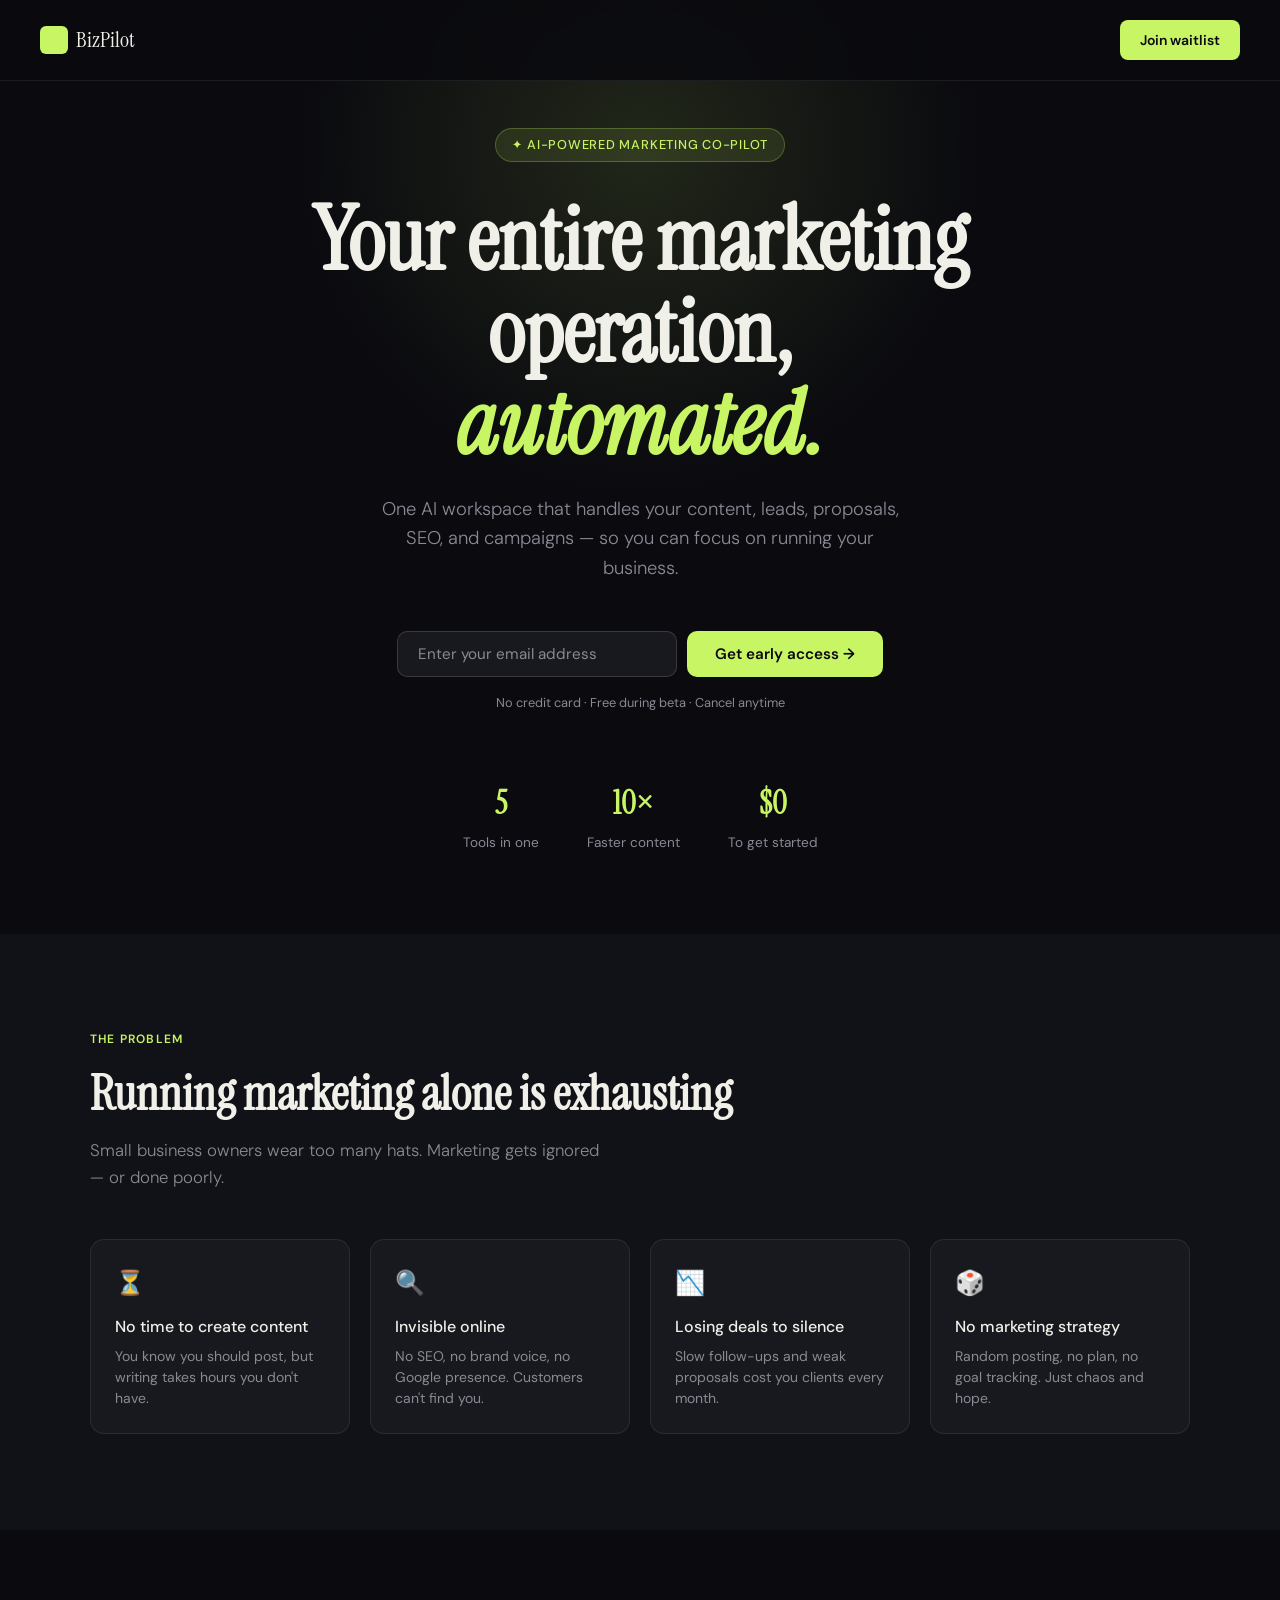
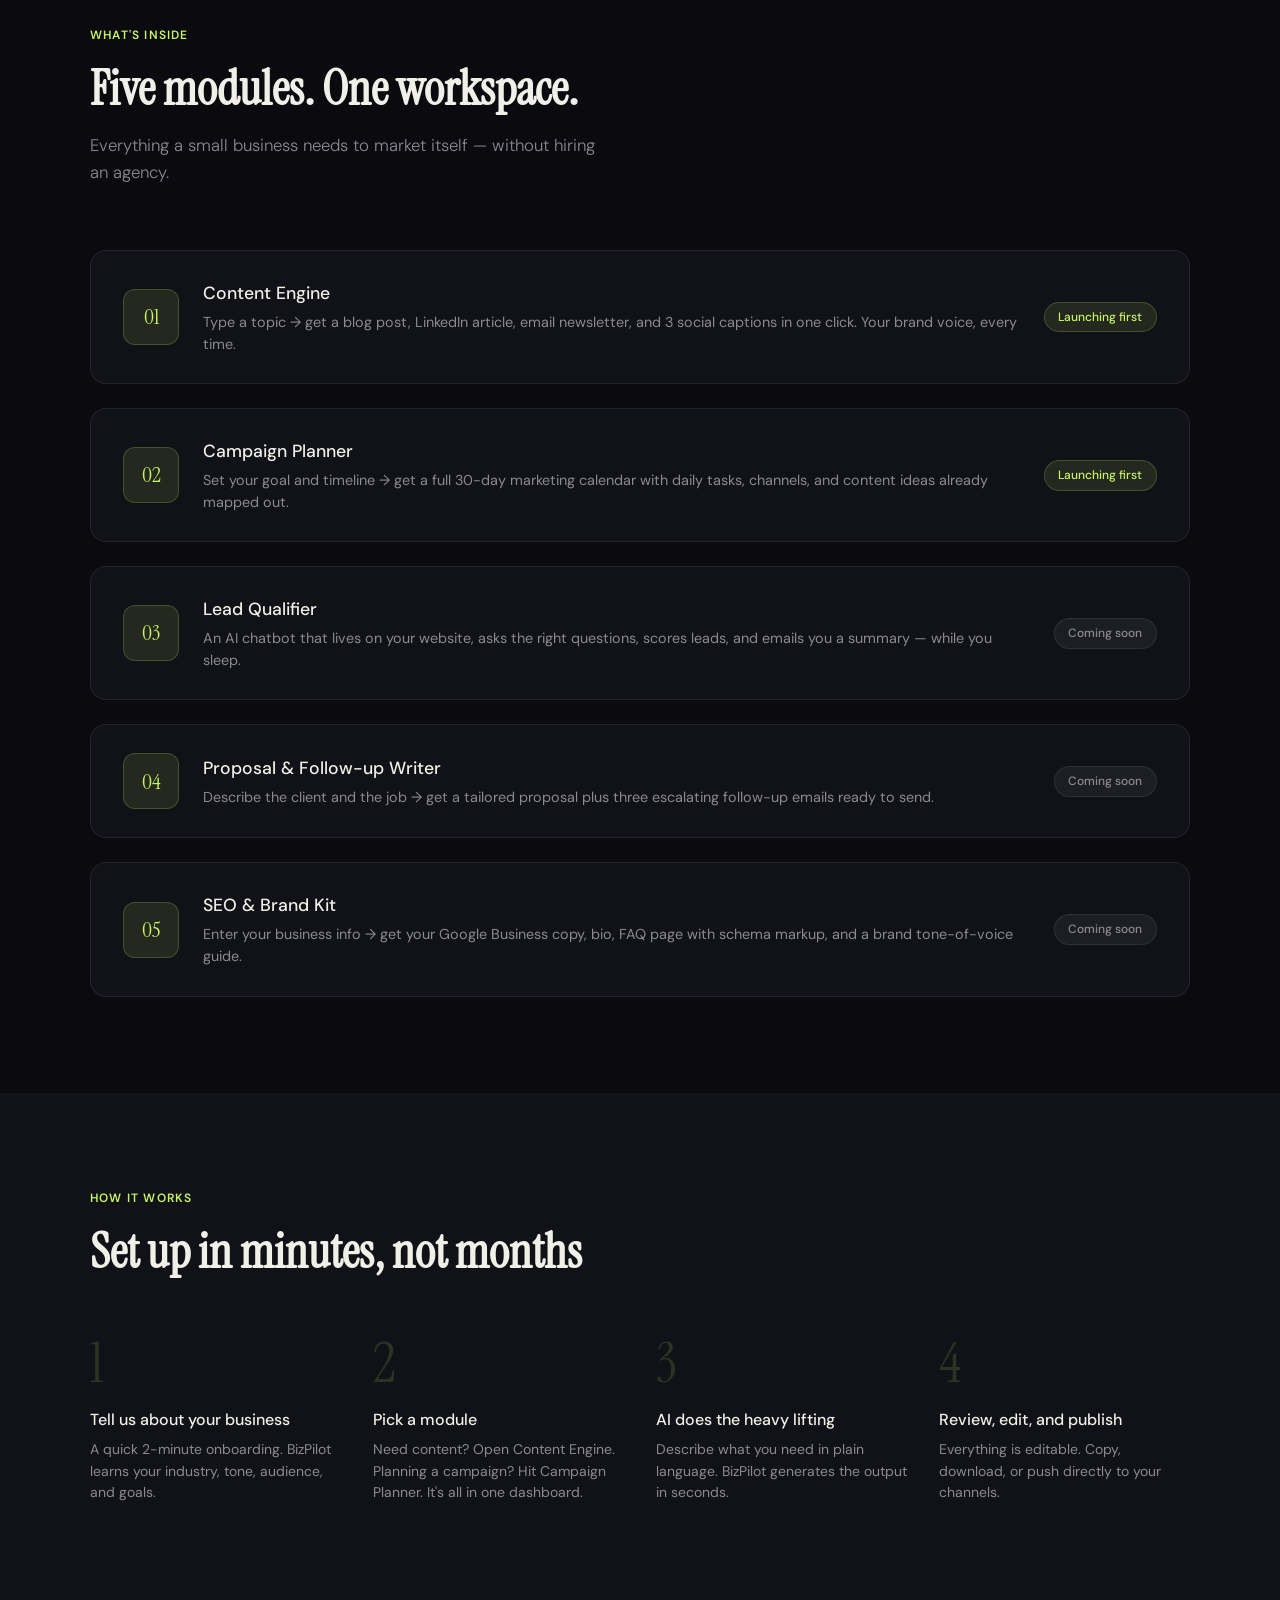
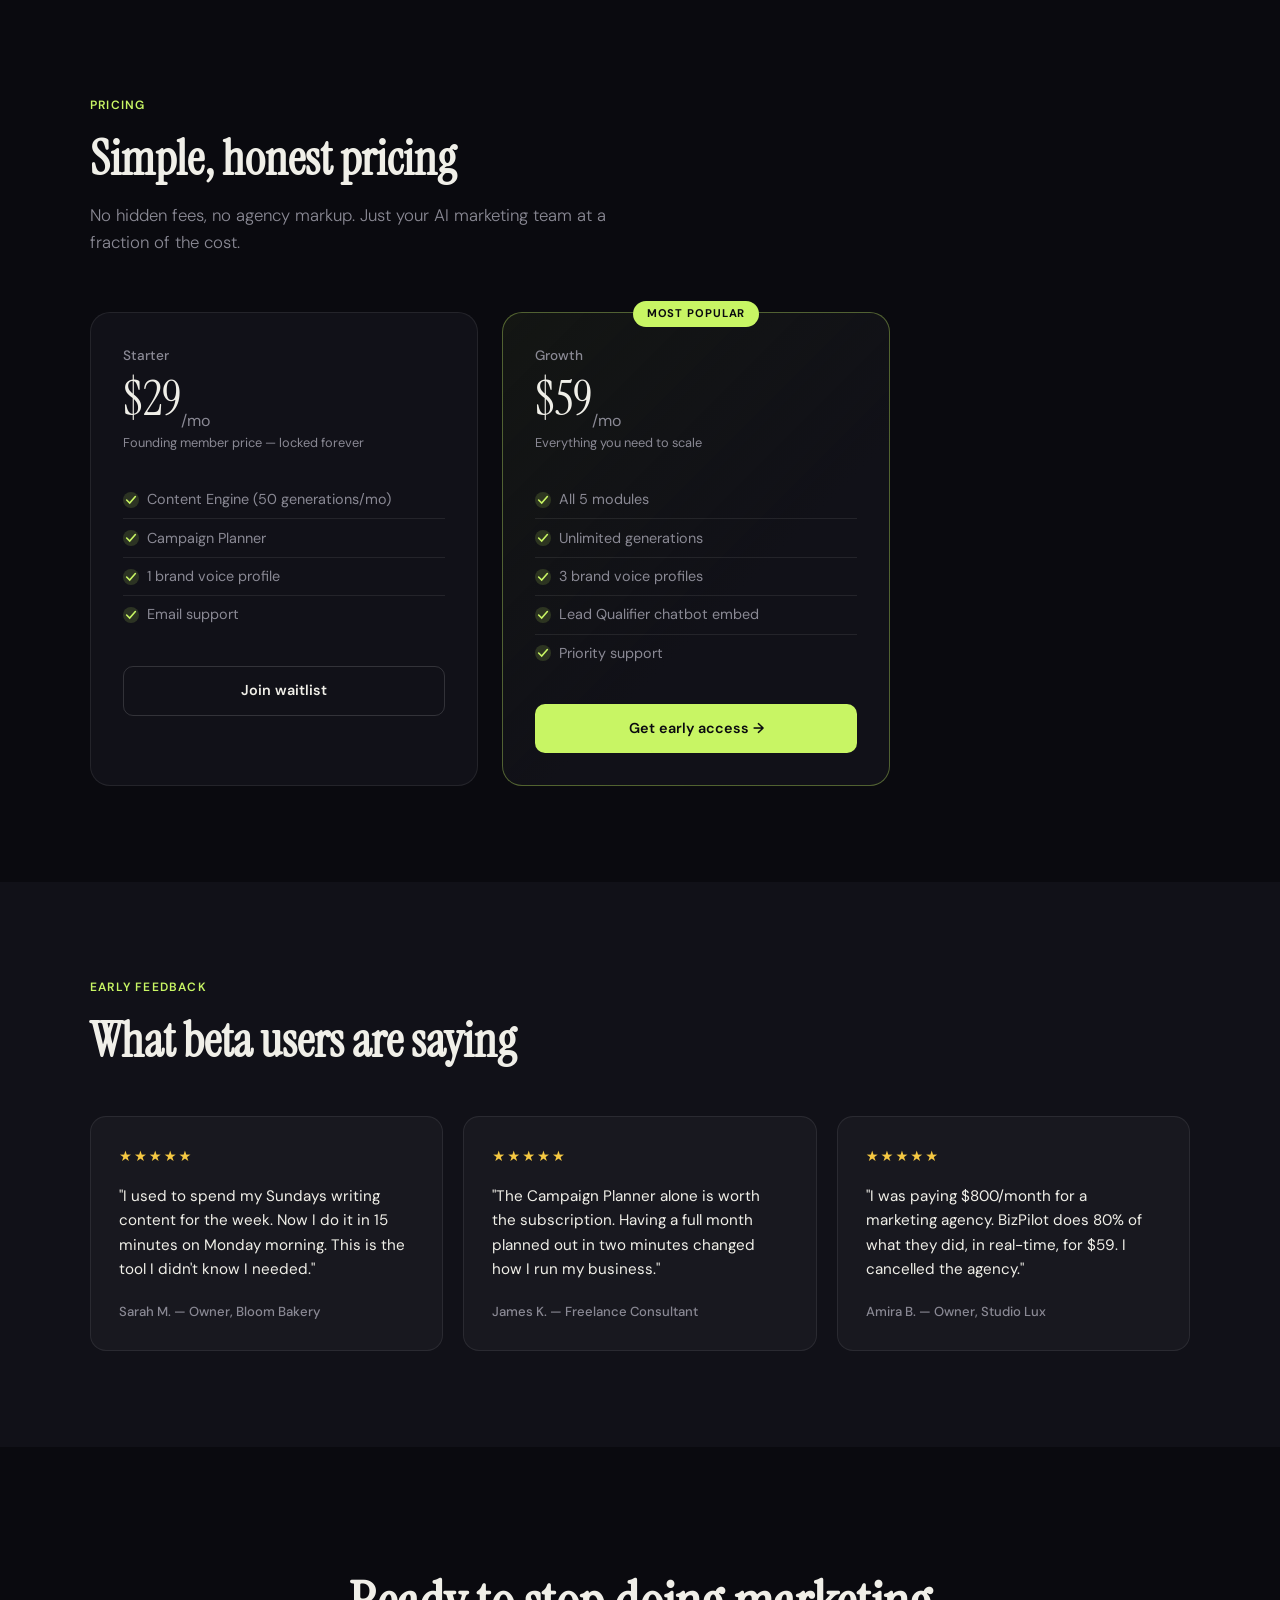
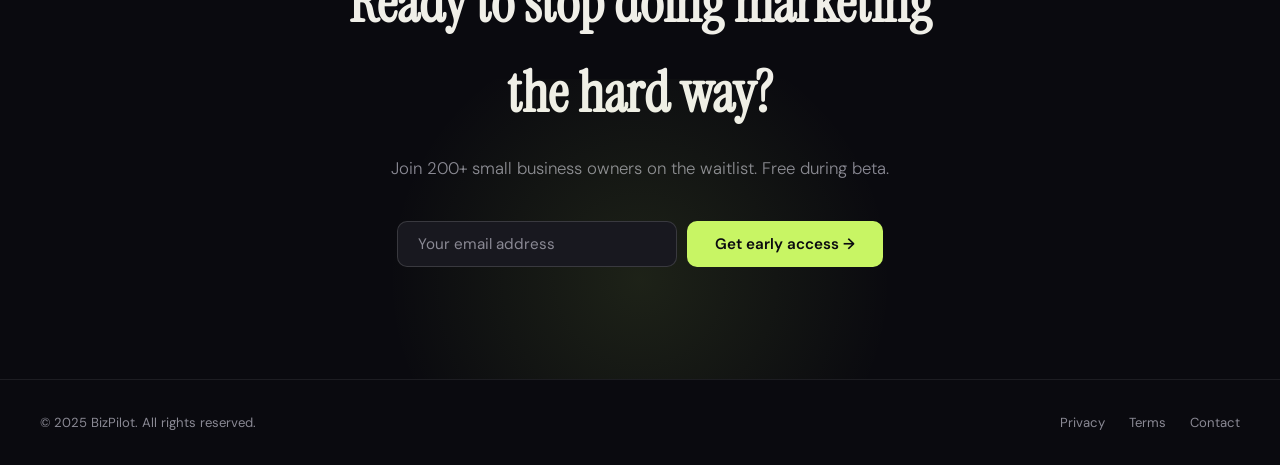
<file: index.html>
<!DOCTYPE html>
<html lang="en">
<head>
<meta charset="UTF-8" />
<meta name="viewport" content="width=device-width, initial-scale=1.0" />
<title>BizPilot — AI Marketing Co-pilot for Small Businesses</title>
<link href="https://fonts.googleapis.com/css2?family=Instrument+Serif:ital@0;1&family=DM+Sans:wght@300;400;500;600&display=swap" rel="stylesheet" />
<link rel="stylesheet" href="styles.css">
</head>
<body>

<!-- NAV -->
<nav>
  <a href="#" class="nav-logo">
    <span></span>
    BizPilot
  </a>
  <a href="#waitlist" class="nav-cta">Join waitlist</a>
</nav>

<!-- HERO -->
<section class="hero">
  <div class="hero-badge">✦ AI-Powered Marketing Co-pilot</div>
  <h1>Your entire marketing operation,<br /><em>automated.</em></h1>
  <p class="hero-sub">One AI workspace that handles your content, leads, proposals, SEO, and campaigns — so you can focus on running your business.</p>
  <form class="hero-form" id="waitlist" onsubmit="handleSubmit(event)">
    <input type="email" placeholder="Enter your email address" required id="email-input" />
    <button type="submit">Get early access →</button>
  </form>
  <p class="hero-note">No credit card · Free during beta · Cancel anytime</p>
  <div class="hero-stats">
    <div class="hero-stat"><strong>5</strong><span>Tools in one</span></div>
    <div class="hero-stat"><strong>10×</strong><span>Faster content</span></div>
    <div class="hero-stat"><strong>$0</strong><span>To get started</span></div>
  </div>
</section>

<!-- PROBLEM -->
<section class="problem">
  <div class="container">
    <p class="section-label">The problem</p>
    <h2 class="section-title">Running marketing alone is exhausting</h2>
    <p class="section-sub">Small business owners wear too many hats. Marketing gets ignored — or done poorly.</p>
    <div class="problem-grid">
      <div class="problem-card">
        <div class="icon">⏳</div>
        <h3>No time to create content</h3>
        <p>You know you should post, but writing takes hours you don't have.</p>
      </div>
      <div class="problem-card">
        <div class="icon">🔍</div>
        <h3>Invisible online</h3>
        <p>No SEO, no brand voice, no Google presence. Customers can't find you.</p>
      </div>
      <div class="problem-card">
        <div class="icon">📉</div>
        <h3>Losing deals to silence</h3>
        <p>Slow follow-ups and weak proposals cost you clients every month.</p>
      </div>
      <div class="problem-card">
        <div class="icon">🎲</div>
        <h3>No marketing strategy</h3>
        <p>Random posting, no plan, no goal tracking. Just chaos and hope.</p>
      </div>
    </div>
  </div>
</section>

<!-- MODULES -->
<section>
  <div class="container">
    <div class="modules-header">
      <p class="section-label">What's inside</p>
      <h2 class="section-title">Five modules. One workspace.</h2>
      <p class="section-sub">Everything a small business needs to market itself — without hiring an agency.</p>
    </div>
    <div class="module-list">
      <div class="module-item">
        <div class="module-num">01</div>
        <div class="module-body">
          <h3>Content Engine</h3>
          <p>Type a topic → get a blog post, LinkedIn article, email newsletter, and 3 social captions in one click. Your brand voice, every time.</p>
        </div>
        <span class="module-tag tag-ship">Launching first</span>
      </div>
      <div class="module-item">
        <div class="module-num">02</div>
        <div class="module-body">
          <h3>Campaign Planner</h3>
          <p>Set your goal and timeline → get a full 30-day marketing calendar with daily tasks, channels, and content ideas already mapped out.</p>
        </div>
        <span class="module-tag tag-ship">Launching first</span>
      </div>
      <div class="module-item">
        <div class="module-num">03</div>
        <div class="module-body">
          <h3>Lead Qualifier</h3>
          <p>An AI chatbot that lives on your website, asks the right questions, scores leads, and emails you a summary — while you sleep.</p>
        </div>
        <span class="module-tag tag-soon">Coming soon</span>
      </div>
      <div class="module-item">
        <div class="module-num">04</div>
        <div class="module-body">
          <h3>Proposal & Follow-up Writer</h3>
          <p>Describe the client and the job → get a tailored proposal plus three escalating follow-up emails ready to send.</p>
        </div>
        <span class="module-tag tag-soon">Coming soon</span>
      </div>
      <div class="module-item">
        <div class="module-num">05</div>
        <div class="module-body">
          <h3>SEO & Brand Kit</h3>
          <p>Enter your business info → get your Google Business copy, bio, FAQ page with schema markup, and a brand tone-of-voice guide.</p>
        </div>
        <span class="module-tag tag-soon">Coming soon</span>
      </div>
    </div>
  </div>
</section>

<!-- HOW IT WORKS -->
<section class="how">
  <div class="container">
    <p class="section-label">How it works</p>
    <h2 class="section-title">Set up in minutes, not months</h2>
    <div class="steps">
      <div class="step">
        <div class="step-num">1</div>
        <h3>Tell us about your business</h3>
        <p>A quick 2-minute onboarding. BizPilot learns your industry, tone, audience, and goals.</p>
      </div>
      <div class="step">
        <div class="step-num">2</div>
        <h3>Pick a module</h3>
        <p>Need content? Open Content Engine. Planning a campaign? Hit Campaign Planner. It's all in one dashboard.</p>
      </div>
      <div class="step">
        <div class="step-num">3</div>
        <h3>AI does the heavy lifting</h3>
        <p>Describe what you need in plain language. BizPilot generates the output in seconds.</p>
      </div>
      <div class="step">
        <div class="step-num">4</div>
        <h3>Review, edit, and publish</h3>
        <p>Everything is editable. Copy, download, or push directly to your channels.</p>
      </div>
    </div>
  </div>
</section>

<!-- PRICING -->
<section>
  <div class="container">
    <p class="section-label">Pricing</p>
    <h2 class="section-title">Simple, honest pricing</h2>
    <p class="section-sub">No hidden fees, no agency markup. Just your AI marketing team at a fraction of the cost.</p>
    <div class="pricing-grid">
      <div class="plan">
        <p class="plan-name">Starter</p>
        <p class="plan-price">$29<sub>/mo</sub></p>
        <p class="plan-note">Founding member price — locked forever</p>
        <ul class="plan-features">
          <li>Content Engine (50 generations/mo)</li>
          <li>Campaign Planner</li>
          <li>1 brand voice profile</li>
          <li>Email support</li>
        </ul>
        <a href="#waitlist" class="plan-btn plan-btn-outline">Join waitlist</a>
      </div>
      <div class="plan featured">
        <span class="plan-badge">Most popular</span>
        <p class="plan-name">Growth</p>
        <p class="plan-price">$59<sub>/mo</sub></p>
        <p class="plan-note">Everything you need to scale</p>
        <ul class="plan-features">
          <li>All 5 modules</li>
          <li>Unlimited generations</li>
          <li>3 brand voice profiles</li>
          <li>Lead Qualifier chatbot embed</li>
          <li>Priority support</li>
        </ul>
        <a href="#waitlist" class="plan-btn plan-btn-solid">Get early access →</a>
      </div>
    </div>
  </div>
</section>

<!-- TESTIMONIALS -->
<section class="testimonials">
  <div class="container">
    <p class="section-label">Early feedback</p>
    <h2 class="section-title">What beta users are saying</h2>
    <div class="testi-grid">
      <div class="testi-card">
        <div class="testi-stars">★★★★★</div>
        <p class="testi-quote">"I used to spend my Sundays writing content for the week. Now I do it in 15 minutes on Monday morning. This is the tool I didn't know I needed."</p>
        <p class="testi-author">Sarah M. — Owner, Bloom Bakery</p>
      </div>
      <div class="testi-card">
        <div class="testi-stars">★★★★★</div>
        <p class="testi-quote">"The Campaign Planner alone is worth the subscription. Having a full month planned out in two minutes changed how I run my business."</p>
        <p class="testi-author">James K. — Freelance Consultant</p>
      </div>
      <div class="testi-card">
        <div class="testi-stars">★★★★★</div>
        <p class="testi-quote">"I was paying $800/month for a marketing agency. BizPilot does 80% of what they did, in real-time, for $59. I cancelled the agency."</p>
        <p class="testi-author">Amira B. — Owner, Studio Lux</p>
      </div>
    </div>
  </div>
</section>

<!-- CTA -->
<section class="cta-section">
  <div class="container">
    <h2>Ready to stop doing marketing the hard way?</h2>
    <p>Join 200+ small business owners on the waitlist. Free during beta.</p>
    <form class="hero-form" style="justify-content:center;" onsubmit="handleSubmit(event)">
      <input type="email" placeholder="Your email address" required />
      <button type="submit">Get early access →</button>
    </form>
  </div>
</section>

<!-- FOOTER -->
<footer>
  <p>© 2025 BizPilot. All rights reserved.</p>
  <div style="display:flex;gap:1.5rem;">
    <a href="#">Privacy</a>
    <a href="#">Terms</a>
    <a href="mailto:hello@bizpilot.io">Contact</a>
  </div>
</footer>

<script>
  function handleSubmit(e) {
    e.preventDefault();
    const btn = e.target.querySelector('button');
    const input = e.target.querySelector('input');
    btn.textContent = '✓ You\'re on the list!';
    btn.style.background = '#86efac';
    input.value = '';
    input.placeholder = 'We\'ll be in touch soon';
    setTimeout(() => {
      btn.textContent = 'Get early access →';
      btn.style.background = '';
      input.placeholder = 'Enter your email address';
    }, 4000);
  }

  const observer = new IntersectionObserver((entries) => {
    entries.forEach(el => {
      if (el.isIntersecting) {
        el.target.style.opacity = '1';
        el.target.style.transform = 'translateY(0)';
      }
    });
  }, { threshold: 0.1 });

  document.querySelectorAll('.module-item, .problem-card, .step, .plan, .testi-card').forEach(el => {
    el.style.opacity = '0';
    el.style.transform = 'translateY(20px)';
    el.style.transition = 'opacity 0.5s ease, transform 0.5s ease';
    observer.observe(el);
  });
</script>
</body>
</html>
</file>
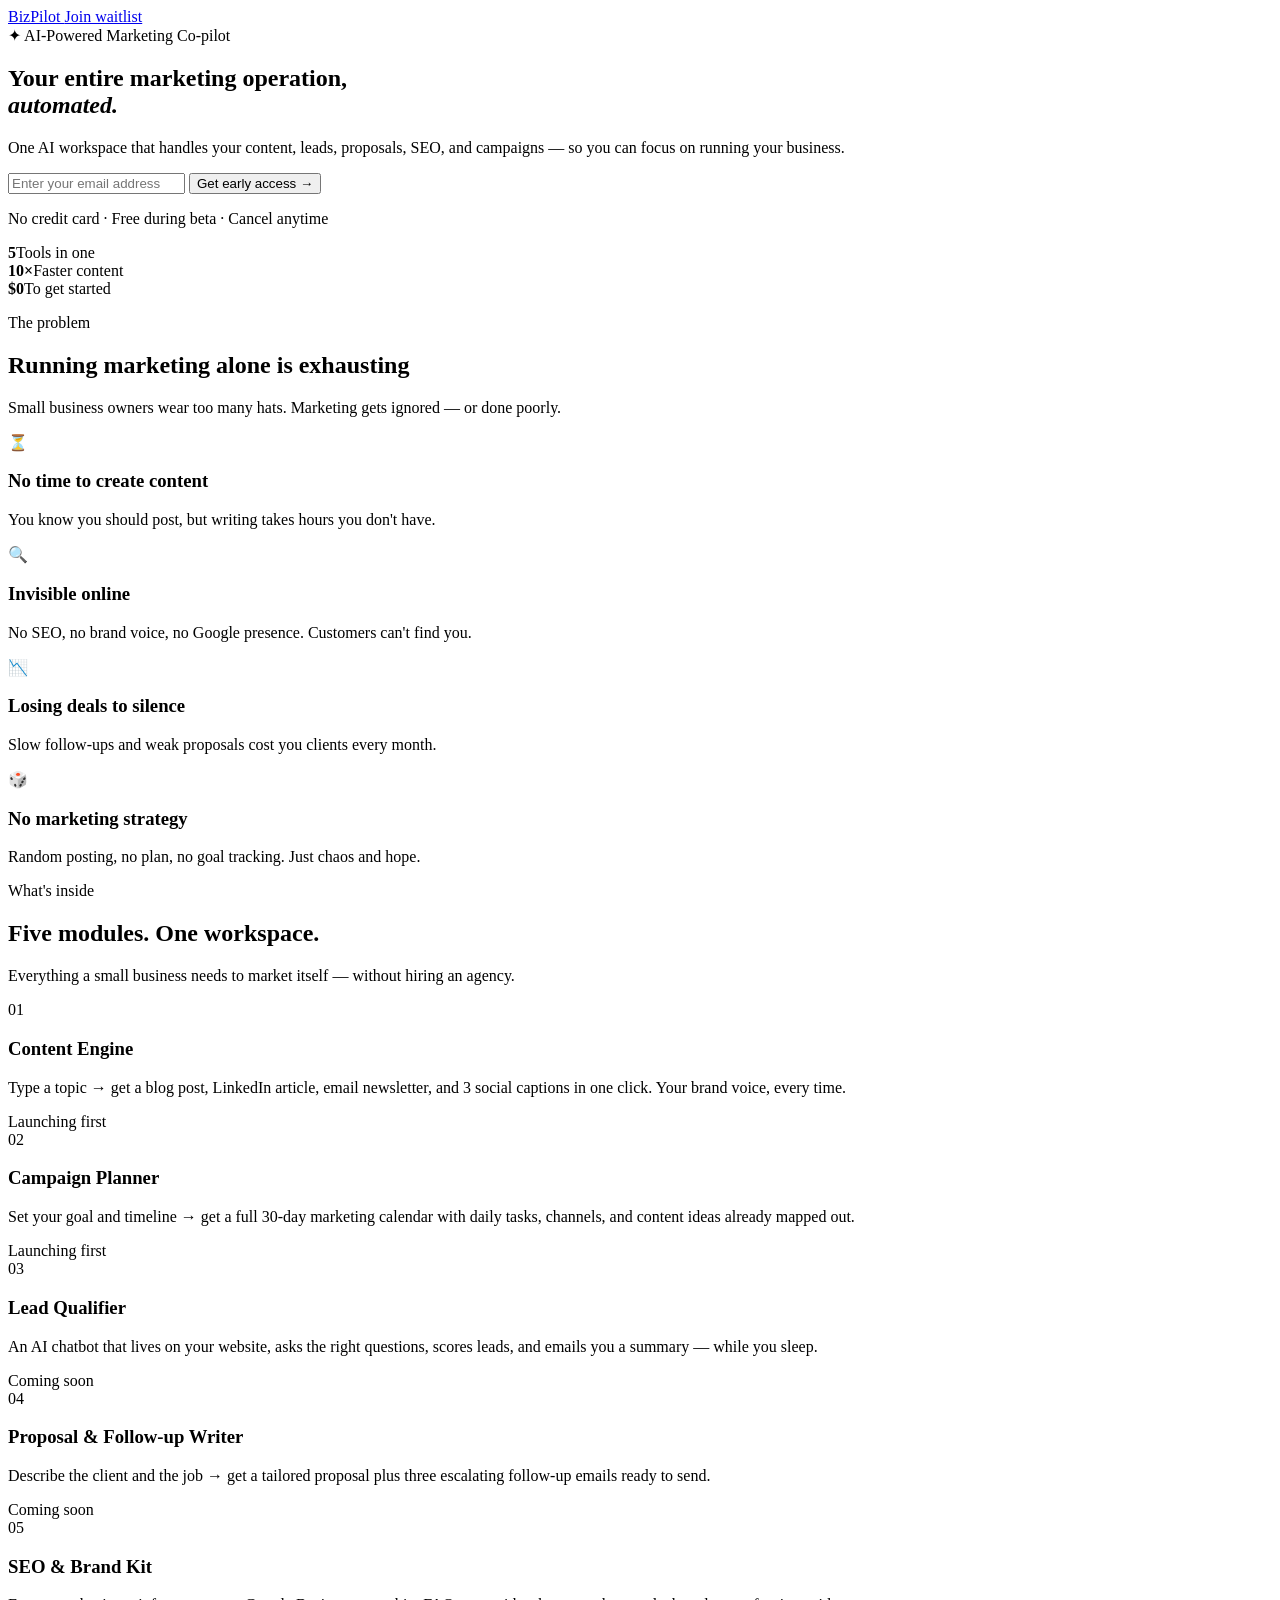
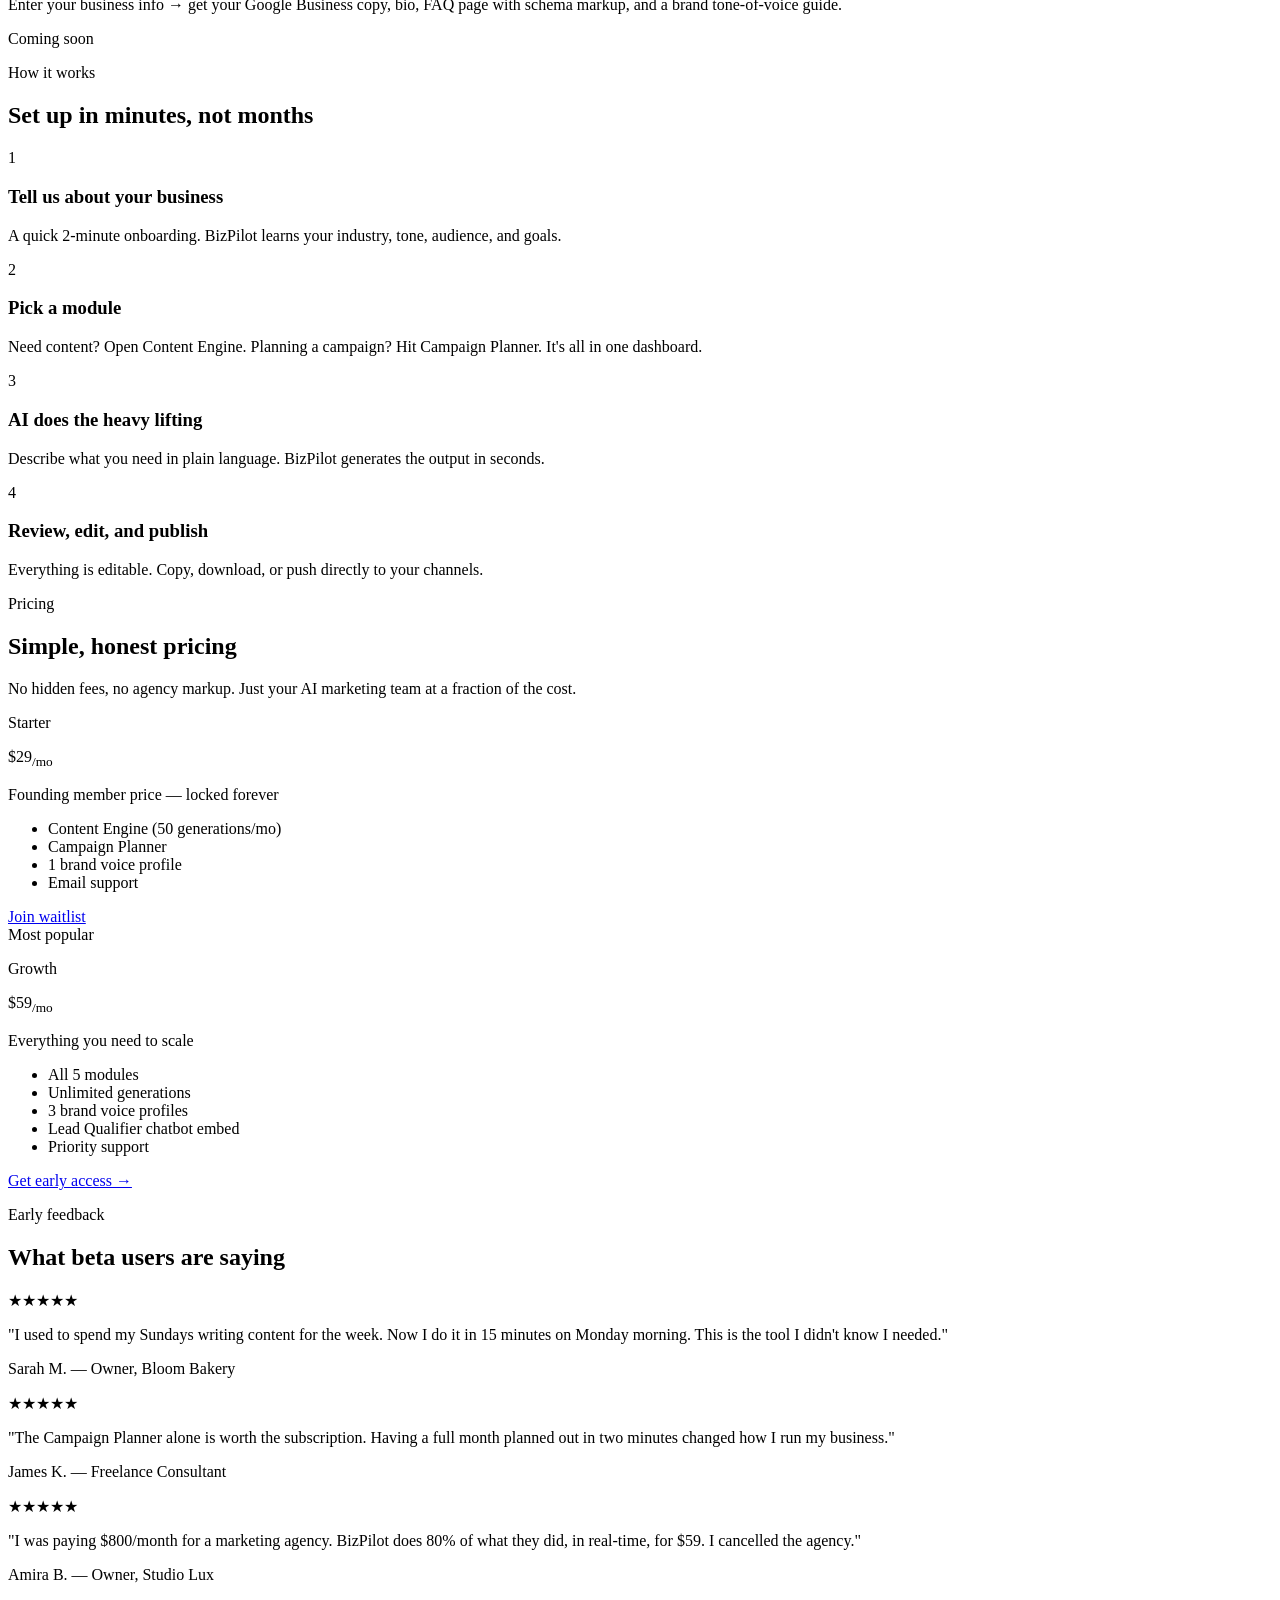
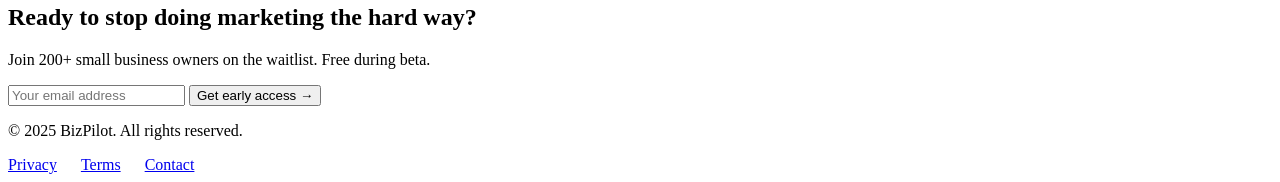
<file: landing.htm>
<!DOCTYPE html>
<html lang="en">
<head>
<meta charset="UTF-8" />
<meta name="viewport" content="width=device-width, initial-scale=1.0" />
<title>BizPilot — AI Marketing Co-pilot for Small Businesses</title>
<link href="https://fonts.googleapis.com/css2?family=Instrument+Serif:ital@0;1&family=DM+Sans:wght@300;400;500;600&display=swap" rel="stylesheet" />

</head>
<body>

<!-- NAV -->
<nav>
  <a href="#" class="nav-logo">
    <span></span>
    BizPilot
  </a>
  <a href="#waitlist" class="nav-cta">Join waitlist</a>
</nav>

<!-- HERO -->
<section class="hero">
  <div class="hero-badge">✦ AI-Powered Marketing Co-pilot</div>
  <h1>Your entire marketing operation,<br /><em>automated.</em></h1>
  <p class="hero-sub">One AI workspace that handles your content, leads, proposals, SEO, and campaigns — so you can focus on running your business.</p>
  <form class="hero-form" id="waitlist" onsubmit="handleSubmit(event)">
    <input type="email" placeholder="Enter your email address" required id="email-input" />
    <button type="submit">Get early access →</button>
  </form>
  <p class="hero-note">No credit card · Free during beta · Cancel anytime</p>
  <div class="hero-stats">
    <div class="hero-stat"><strong>5</strong><span>Tools in one</span></div>
    <div class="hero-stat"><strong>10×</strong><span>Faster content</span></div>
    <div class="hero-stat"><strong>$0</strong><span>To get started</span></div>
  </div>
</section>

<!-- PROBLEM -->
<section class="problem">
  <div class="container">
    <p class="section-label">The problem</p>
    <h2 class="section-title">Running marketing alone is exhausting</h2>
    <p class="section-sub">Small business owners wear too many hats. Marketing gets ignored — or done poorly.</p>
    <div class="problem-grid">
      <div class="problem-card">
        <div class="icon">⏳</div>
        <h3>No time to create content</h3>
        <p>You know you should post, but writing takes hours you don't have.</p>
      </div>
      <div class="problem-card">
        <div class="icon">🔍</div>
        <h3>Invisible online</h3>
        <p>No SEO, no brand voice, no Google presence. Customers can't find you.</p>
      </div>
      <div class="problem-card">
        <div class="icon">📉</div>
        <h3>Losing deals to silence</h3>
        <p>Slow follow-ups and weak proposals cost you clients every month.</p>
      </div>
      <div class="problem-card">
        <div class="icon">🎲</div>
        <h3>No marketing strategy</h3>
        <p>Random posting, no plan, no goal tracking. Just chaos and hope.</p>
      </div>
    </div>
  </div>
</section>

<!-- MODULES -->
<section>
  <div class="container">
    <div class="modules-header">
      <p class="section-label">What's inside</p>
      <h2 class="section-title">Five modules. One workspace.</h2>
      <p class="section-sub">Everything a small business needs to market itself — without hiring an agency.</p>
    </div>
    <div class="module-list">
      <div class="module-item">
        <div class="module-num">01</div>
        <div class="module-body">
          <h3>Content Engine</h3>
          <p>Type a topic → get a blog post, LinkedIn article, email newsletter, and 3 social captions in one click. Your brand voice, every time.</p>
        </div>
        <span class="module-tag tag-ship">Launching first</span>
      </div>
      <div class="module-item">
        <div class="module-num">02</div>
        <div class="module-body">
          <h3>Campaign Planner</h3>
          <p>Set your goal and timeline → get a full 30-day marketing calendar with daily tasks, channels, and content ideas already mapped out.</p>
        </div>
        <span class="module-tag tag-ship">Launching first</span>
      </div>
      <div class="module-item">
        <div class="module-num">03</div>
        <div class="module-body">
          <h3>Lead Qualifier</h3>
          <p>An AI chatbot that lives on your website, asks the right questions, scores leads, and emails you a summary — while you sleep.</p>
        </div>
        <span class="module-tag tag-soon">Coming soon</span>
      </div>
      <div class="module-item">
        <div class="module-num">04</div>
        <div class="module-body">
          <h3>Proposal & Follow-up Writer</h3>
          <p>Describe the client and the job → get a tailored proposal plus three escalating follow-up emails ready to send.</p>
        </div>
        <span class="module-tag tag-soon">Coming soon</span>
      </div>
      <div class="module-item">
        <div class="module-num">05</div>
        <div class="module-body">
          <h3>SEO & Brand Kit</h3>
          <p>Enter your business info → get your Google Business copy, bio, FAQ page with schema markup, and a brand tone-of-voice guide.</p>
        </div>
        <span class="module-tag tag-soon">Coming soon</span>
      </div>
    </div>
  </div>
</section>

<!-- HOW IT WORKS -->
<section class="how">
  <div class="container">
    <p class="section-label">How it works</p>
    <h2 class="section-title">Set up in minutes, not months</h2>
    <div class="steps">
      <div class="step">
        <div class="step-num">1</div>
        <h3>Tell us about your business</h3>
        <p>A quick 2-minute onboarding. BizPilot learns your industry, tone, audience, and goals.</p>
      </div>
      <div class="step">
        <div class="step-num">2</div>
        <h3>Pick a module</h3>
        <p>Need content? Open Content Engine. Planning a campaign? Hit Campaign Planner. It's all in one dashboard.</p>
      </div>
      <div class="step">
        <div class="step-num">3</div>
        <h3>AI does the heavy lifting</h3>
        <p>Describe what you need in plain language. BizPilot generates the output in seconds.</p>
      </div>
      <div class="step">
        <div class="step-num">4</div>
        <h3>Review, edit, and publish</h3>
        <p>Everything is editable. Copy, download, or push directly to your channels.</p>
      </div>
    </div>
  </div>
</section>

<!-- PRICING -->
<section>
  <div class="container">
    <p class="section-label">Pricing</p>
    <h2 class="section-title">Simple, honest pricing</h2>
    <p class="section-sub">No hidden fees, no agency markup. Just your AI marketing team at a fraction of the cost.</p>
    <div class="pricing-grid">
      <div class="plan">
        <p class="plan-name">Starter</p>
        <p class="plan-price">$29<sub>/mo</sub></p>
        <p class="plan-note">Founding member price — locked forever</p>
        <ul class="plan-features">
          <li>Content Engine (50 generations/mo)</li>
          <li>Campaign Planner</li>
          <li>1 brand voice profile</li>
          <li>Email support</li>
        </ul>
        <a href="#waitlist" class="plan-btn plan-btn-outline">Join waitlist</a>
      </div>
      <div class="plan featured">
        <span class="plan-badge">Most popular</span>
        <p class="plan-name">Growth</p>
        <p class="plan-price">$59<sub>/mo</sub></p>
        <p class="plan-note">Everything you need to scale</p>
        <ul class="plan-features">
          <li>All 5 modules</li>
          <li>Unlimited generations</li>
          <li>3 brand voice profiles</li>
          <li>Lead Qualifier chatbot embed</li>
          <li>Priority support</li>
        </ul>
        <a href="#waitlist" class="plan-btn plan-btn-solid">Get early access →</a>
      </div>
    </div>
  </div>
</section>

<!-- TESTIMONIALS -->
<section class="testimonials">
  <div class="container">
    <p class="section-label">Early feedback</p>
    <h2 class="section-title">What beta users are saying</h2>
    <div class="testi-grid">
      <div class="testi-card">
        <div class="testi-stars">★★★★★</div>
        <p class="testi-quote">"I used to spend my Sundays writing content for the week. Now I do it in 15 minutes on Monday morning. This is the tool I didn't know I needed."</p>
        <p class="testi-author">Sarah M. — Owner, Bloom Bakery</p>
      </div>
      <div class="testi-card">
        <div class="testi-stars">★★★★★</div>
        <p class="testi-quote">"The Campaign Planner alone is worth the subscription. Having a full month planned out in two minutes changed how I run my business."</p>
        <p class="testi-author">James K. — Freelance Consultant</p>
      </div>
      <div class="testi-card">
        <div class="testi-stars">★★★★★</div>
        <p class="testi-quote">"I was paying $800/month for a marketing agency. BizPilot does 80% of what they did, in real-time, for $59. I cancelled the agency."</p>
        <p class="testi-author">Amira B. — Owner, Studio Lux</p>
      </div>
    </div>
  </div>
</section>

<!-- CTA -->
<section class="cta-section">
  <div class="container">
    <h2>Ready to stop doing marketing the hard way?</h2>
    <p>Join 200+ small business owners on the waitlist. Free during beta.</p>
    <form class="hero-form" style="justify-content:center;" onsubmit="handleSubmit(event)">
      <input type="email" placeholder="Your email address" required />
      <button type="submit">Get early access →</button>
    </form>
  </div>
</section>

<!-- FOOTER -->
<footer>
  <p>© 2025 BizPilot. All rights reserved.</p>
  <div style="display:flex;gap:1.5rem;">
    <a href="#">Privacy</a>
    <a href="#">Terms</a>
    <a href="mailto:hello@bizpilot.io">Contact</a>
  </div>
</footer>

<script>
  function handleSubmit(e) {
    e.preventDefault();
    const btn = e.target.querySelector('button');
    const input = e.target.querySelector('input');
    btn.textContent = '✓ You\'re on the list!';
    btn.style.background = '#86efac';
    input.value = '';
    input.placeholder = 'We\'ll be in touch soon';
    setTimeout(() => {
      btn.textContent = 'Get early access →';
      btn.style.background = '';
      input.placeholder = 'Enter your email address';
    }, 4000);
  }

  const observer = new IntersectionObserver((entries) => {
    entries.forEach(el => {
      if (el.isIntersecting) {
        el.target.style.opacity = '1';
        el.target.style.transform = 'translateY(0)';
      }
    });
  }, { threshold: 0.1 });

  document.querySelectorAll('.module-item, .problem-card, .step, .plan, .testi-card').forEach(el => {
    el.style.opacity = '0';
    el.style.transform = 'translateY(20px)';
    el.style.transition = 'opacity 0.5s ease, transform 0.5s ease';
    observer.observe(el);
  });
</script>
</body>
</html>
</file>
<file: styles.css>
*, *::before, *::after { box-sizing: border-box; margin: 0; padding: 0; }

  :root {
    --bg: #0a0a0f;
    --bg2: #111118;
    --bg3: #18181f;
    --border: rgba(255,255,255,0.08);
    --border2: rgba(255,255,255,0.14);
    --text: #f0efe8;
    --muted: #8a8994;
    --accent: #c8f564;
    --accent2: #a8d94a;
    --gold: #f5c842;
    --serif: 'Instrument Serif', Georgia, serif;
    --sans: 'DM Sans', system-ui, sans-serif;
  }

  html { scroll-behavior: smooth; }

  body {
    background: var(--bg);
    color: var(--text);
    font-family: var(--sans);
    font-size: 16px;
    line-height: 1.6;
    overflow-x: hidden;
  }

  /* NAV */
  nav {
    position: fixed; top: 0; left: 0; right: 0; z-index: 100;
    display: flex; align-items: center; justify-content: space-between;
    padding: 1.25rem 2.5rem;
    background: rgba(10,10,15,0.85);
    backdrop-filter: blur(12px);
    border-bottom: 1px solid var(--border);
  }
  .nav-logo {
    font-family: var(--serif);
    font-size: 1.4rem;
    color: var(--text);
    text-decoration: none;
    display: flex; align-items: center; gap: 8px;
  }
  .nav-logo span {
    display: inline-block;
    width: 28px; height: 28px;
    background: var(--accent);
    border-radius: 6px;
  }
  .nav-cta {
    background: var(--accent);
    color: #0a0a0f;
    font-family: var(--sans);
    font-weight: 600;
    font-size: 0.875rem;
    padding: 0.55rem 1.25rem;
    border-radius: 8px;
    text-decoration: none;
    transition: background 0.2s;
  }
  .nav-cta:hover { background: var(--accent2); }

  /* HERO */
  .hero {
    min-height: 100vh;
    display: flex; flex-direction: column;
    align-items: center; justify-content: center;
    text-align: center;
    padding: 8rem 1.5rem 5rem;
    position: relative;
    overflow: hidden;
  }
  .hero::before {
    content: '';
    position: absolute; top: -200px; left: 50%; transform: translateX(-50%);
    width: 700px; height: 700px;
    background: radial-gradient(circle, rgba(200,245,100,0.12) 0%, transparent 70%);
    pointer-events: none;
  }
  .hero-badge {
    display: inline-flex; align-items: center; gap: 6px;
    background: rgba(200,245,100,0.1);
    border: 1px solid rgba(200,245,100,0.25);
    color: var(--accent);
    font-size: 0.8rem;
    font-weight: 500;
    letter-spacing: 0.06em;
    text-transform: uppercase;
    padding: 0.35rem 1rem;
    border-radius: 100px;
    margin-bottom: 2rem;
    animation: fadeUp 0.6s ease both;
  }
  .hero h1 {
    font-family: var(--serif);
    font-size: clamp(2.8rem, 7vw, 5.5rem);
    line-height: 1.05;
    max-width: 820px;
    margin-bottom: 1.5rem;
    animation: fadeUp 0.6s 0.1s ease both;
  }
  .hero h1 em {
    font-style: italic;
    color: var(--accent);
  }
  .hero-sub {
    font-size: 1.15rem;
    color: var(--muted);
    max-width: 540px;
    margin-bottom: 3rem;
    animation: fadeUp 0.6s 0.2s ease both;
    font-weight: 300;
  }
  .hero-form {
    display: flex; gap: 10px; flex-wrap: wrap; justify-content: center;
    animation: fadeUp 0.6s 0.3s ease both;
  }
  .hero-form input {
    background: var(--bg3);
    border: 1px solid var(--border2);
    color: var(--text);
    font-family: var(--sans);
    font-size: 0.95rem;
    padding: 0.75rem 1.25rem;
    border-radius: 10px;
    width: 280px;
    outline: none;
    transition: border-color 0.2s;
  }
  .hero-form input::placeholder { color: var(--muted); }
  .hero-form input:focus { border-color: rgba(200,245,100,0.4); }
  .hero-form button {
    background: var(--accent);
    color: #0a0a0f;
    font-family: var(--sans);
    font-weight: 600;
    font-size: 0.95rem;
    padding: 0.75rem 1.75rem;
    border-radius: 10px;
    border: none;
    cursor: pointer;
    transition: background 0.2s, transform 0.1s;
  }
  .hero-form button:hover { background: var(--accent2); }
  .hero-form button:active { transform: scale(0.98); }
  .hero-note {
    margin-top: 1rem;
    font-size: 0.8rem;
    color: var(--muted);
    animation: fadeUp 0.6s 0.4s ease both;
  }
  .hero-stats {
    display: flex; gap: 3rem; margin-top: 4rem;
    animation: fadeUp 0.6s 0.5s ease both;
  }
  .hero-stat { text-align: center; }
  .hero-stat strong {
    display: block;
    font-family: var(--serif);
    font-size: 2rem;
    color: var(--accent);
  }
  .hero-stat span { font-size: 0.85rem; color: var(--muted); }

  /* SECTION SHARED */
  section { padding: 6rem 1.5rem; }
  .container { max-width: 1100px; margin: 0 auto; }
  .section-label {
    font-size: 0.75rem;
    font-weight: 600;
    letter-spacing: 0.1em;
    text-transform: uppercase;
    color: var(--accent);
    margin-bottom: 1rem;
  }
  .section-title {
    font-family: var(--serif);
    font-size: clamp(2rem, 4vw, 3rem);
    line-height: 1.15;
    margin-bottom: 1rem;
  }
  .section-sub {
    font-size: 1.05rem;
    color: var(--muted);
    max-width: 520px;
    font-weight: 300;
  }

  /* PROBLEM */
  .problem { background: var(--bg2); }
  .problem-grid {
    display: grid;
    grid-template-columns: repeat(auto-fit, minmax(220px, 1fr));
    gap: 1.25rem;
    margin-top: 3rem;
  }
  .problem-card {
    background: var(--bg3);
    border: 1px solid var(--border);
    border-radius: 14px;
    padding: 1.5rem;
  }
  .problem-card .icon { font-size: 1.5rem; margin-bottom: 0.75rem; }
  .problem-card h3 { font-size: 1rem; font-weight: 500; margin-bottom: 0.4rem; }
  .problem-card p { font-size: 0.875rem; color: var(--muted); line-height: 1.5; }

  /* MODULES */
  .modules-header { margin-bottom: 4rem; }
  .module-list { display: flex; flex-direction: column; gap: 1.5rem; }
  .module-item {
    display: grid;
    grid-template-columns: 56px 1fr auto;
    align-items: center;
    gap: 1.5rem;
    background: var(--bg2);
    border: 1px solid var(--border);
    border-radius: 16px;
    padding: 1.75rem 2rem;
    transition: border-color 0.2s, transform 0.2s;
    cursor: default;
  }
  .module-item:hover {
    border-color: var(--border2);
    transform: translateX(4px);
  }
  .module-num {
    width: 56px; height: 56px;
    background: rgba(200,245,100,0.1);
    border: 1px solid rgba(200,245,100,0.2);
    border-radius: 12px;
    display: flex; align-items: center; justify-content: center;
    font-family: var(--serif);
    font-size: 1.4rem;
    color: var(--accent);
    flex-shrink: 0;
  }
  .module-body h3 {
    font-size: 1.1rem;
    font-weight: 500;
    margin-bottom: 0.3rem;
  }
  .module-body p { font-size: 0.9rem; color: var(--muted); line-height: 1.5; }
  .module-tag {
    font-size: 0.75rem;
    font-weight: 500;
    padding: 0.3rem 0.85rem;
    border-radius: 100px;
    white-space: nowrap;
    flex-shrink: 0;
  }
  .tag-ship { background: rgba(200,245,100,0.1); color: var(--accent); border: 1px solid rgba(200,245,100,0.2); }
  .tag-soon { background: rgba(138,137,148,0.1); color: var(--muted); border: 1px solid var(--border); }

  /* HOW IT WORKS */
  .how { background: var(--bg2); }
  .steps {
    display: grid;
    grid-template-columns: repeat(auto-fit, minmax(220px, 1fr));
    gap: 2rem;
    margin-top: 3.5rem;
  }
  .step { position: relative; }
  .step-num {
    font-family: var(--serif);
    font-size: 3.5rem;
    color: rgba(200,245,100,0.15);
    line-height: 1;
    margin-bottom: 1rem;
  }
  .step h3 { font-size: 1rem; font-weight: 500; margin-bottom: 0.4rem; }
  .step p { font-size: 0.875rem; color: var(--muted); line-height: 1.55; }

  /* PRICING */
  .pricing-grid {
    display: grid;
    grid-template-columns: repeat(auto-fit, minmax(280px, 1fr));
    gap: 1.5rem;
    margin-top: 3.5rem;
    max-width: 800px;
  }
  .plan {
    background: var(--bg2);
    border: 1px solid var(--border);
    border-radius: 20px;
    padding: 2rem;
    position: relative;
  }
  .plan.featured {
    border-color: rgba(200,245,100,0.35);
    background: linear-gradient(135deg, rgba(200,245,100,0.05) 0%, var(--bg2) 60%);
  }
  .plan-badge {
    position: absolute; top: -12px; left: 50%; transform: translateX(-50%);
    background: var(--accent);
    color: #0a0a0f;
    font-size: 0.7rem;
    font-weight: 700;
    letter-spacing: 0.08em;
    text-transform: uppercase;
    padding: 0.25rem 0.85rem;
    border-radius: 100px;
  }
  .plan-name { font-size: 0.85rem; color: var(--muted); font-weight: 500; margin-bottom: 0.5rem; }
  .plan-price {
    font-family: var(--serif);
    font-size: 3rem;
    line-height: 1;
    margin-bottom: 0.25rem;
  }
  .plan-price sub { font-size: 1rem; font-family: var(--sans); color: var(--muted); }
  .plan-note { font-size: 0.8rem; color: var(--muted); margin-bottom: 1.75rem; }
  .plan-features { list-style: none; margin-bottom: 2rem; }
  .plan-features li {
    font-size: 0.9rem;
    padding: 0.45rem 0;
    border-bottom: 1px solid var(--border);
    display: flex; align-items: center; gap: 8px;
    color: var(--muted);
  }
  .plan-features li:last-child { border-bottom: none; }
  .plan-features li::before {
    content: '';
    width: 16px; height: 16px; flex-shrink: 0;
    background: rgba(200,245,100,0.15);
    border-radius: 50%;
    background-image: url("data:image/svg+xml,%3Csvg xmlns='http://www.w3.org/2000/svg' viewBox='0 0 16 16'%3E%3Cpath d='M3 8l3.5 3.5L13 4' stroke='%23c8f564' stroke-width='1.8' fill='none' stroke-linecap='round'/%3E%3C/svg%3E");
    background-size: 14px;
    background-repeat: no-repeat;
    background-position: center;
  }
  .plan-btn {
    display: block;
    text-align: center;
    padding: 0.8rem;
    border-radius: 10px;
    font-weight: 600;
    font-size: 0.9rem;
    text-decoration: none;
    transition: all 0.2s;
  }
  .plan-btn-outline {
    border: 1px solid var(--border2);
    color: var(--text);
  }
  .plan-btn-outline:hover { border-color: rgba(200,245,100,0.3); color: var(--accent); }
  .plan-btn-solid {
    background: var(--accent);
    color: #0a0a0f;
  }
  .plan-btn-solid:hover { background: var(--accent2); }

  /* TESTIMONIALS */
  .testimonials { background: var(--bg2); }
  .testi-grid {
    display: grid;
    grid-template-columns: repeat(auto-fit, minmax(280px, 1fr));
    gap: 1.25rem;
    margin-top: 3rem;
  }
  .testi-card {
    background: var(--bg3);
    border: 1px solid var(--border);
    border-radius: 16px;
    padding: 1.75rem;
  }
  .testi-stars { color: var(--gold); font-size: 0.9rem; margin-bottom: 1rem; letter-spacing: 2px; }
  .testi-quote { font-size: 0.95rem; line-height: 1.6; margin-bottom: 1.25rem; color: var(--text); }
  .testi-author { font-size: 0.82rem; color: var(--muted); font-weight: 500; }

  /* CTA */
  .cta-section {
    text-align: center;
    padding: 7rem 1.5rem;
    position: relative;
    overflow: hidden;
  }
  .cta-section::before {
    content: '';
    position: absolute; bottom: -100px; left: 50%; transform: translateX(-50%);
    width: 600px; height: 400px;
    background: radial-gradient(circle, rgba(200,245,100,0.1) 0%, transparent 70%);
    pointer-events: none;
  }
  .cta-section h2 {
    font-family: var(--serif);
    font-size: clamp(2rem, 5vw, 3.5rem);
    margin-bottom: 1rem;
    max-width: 600px;
    margin-left: auto; margin-right: auto;
  }
  .cta-section p { color: var(--muted); font-size: 1.05rem; margin-bottom: 2.5rem; font-weight: 300; }

  /* FOOTER */
  footer {
    border-top: 1px solid var(--border);
    padding: 2rem 2.5rem;
    display: flex; align-items: center; justify-content: space-between;
    flex-wrap: wrap; gap: 1rem;
  }
  footer p { font-size: 0.82rem; color: var(--muted); }
  footer a { color: var(--muted); text-decoration: none; font-size: 0.82rem; }
  footer a:hover { color: var(--text); }

  @keyframes fadeUp {
    from { opacity: 0; transform: translateY(18px); }
    to { opacity: 1; transform: translateY(0); }
  }

  @media (max-width: 640px) {
    nav { padding: 1rem 1.25rem; }
    .hero-stats { gap: 2rem; }
    .module-item { grid-template-columns: 44px 1fr; }
    .module-tag { display: none; }
    footer { flex-direction: column; text-align: center; }
  }
</file>
